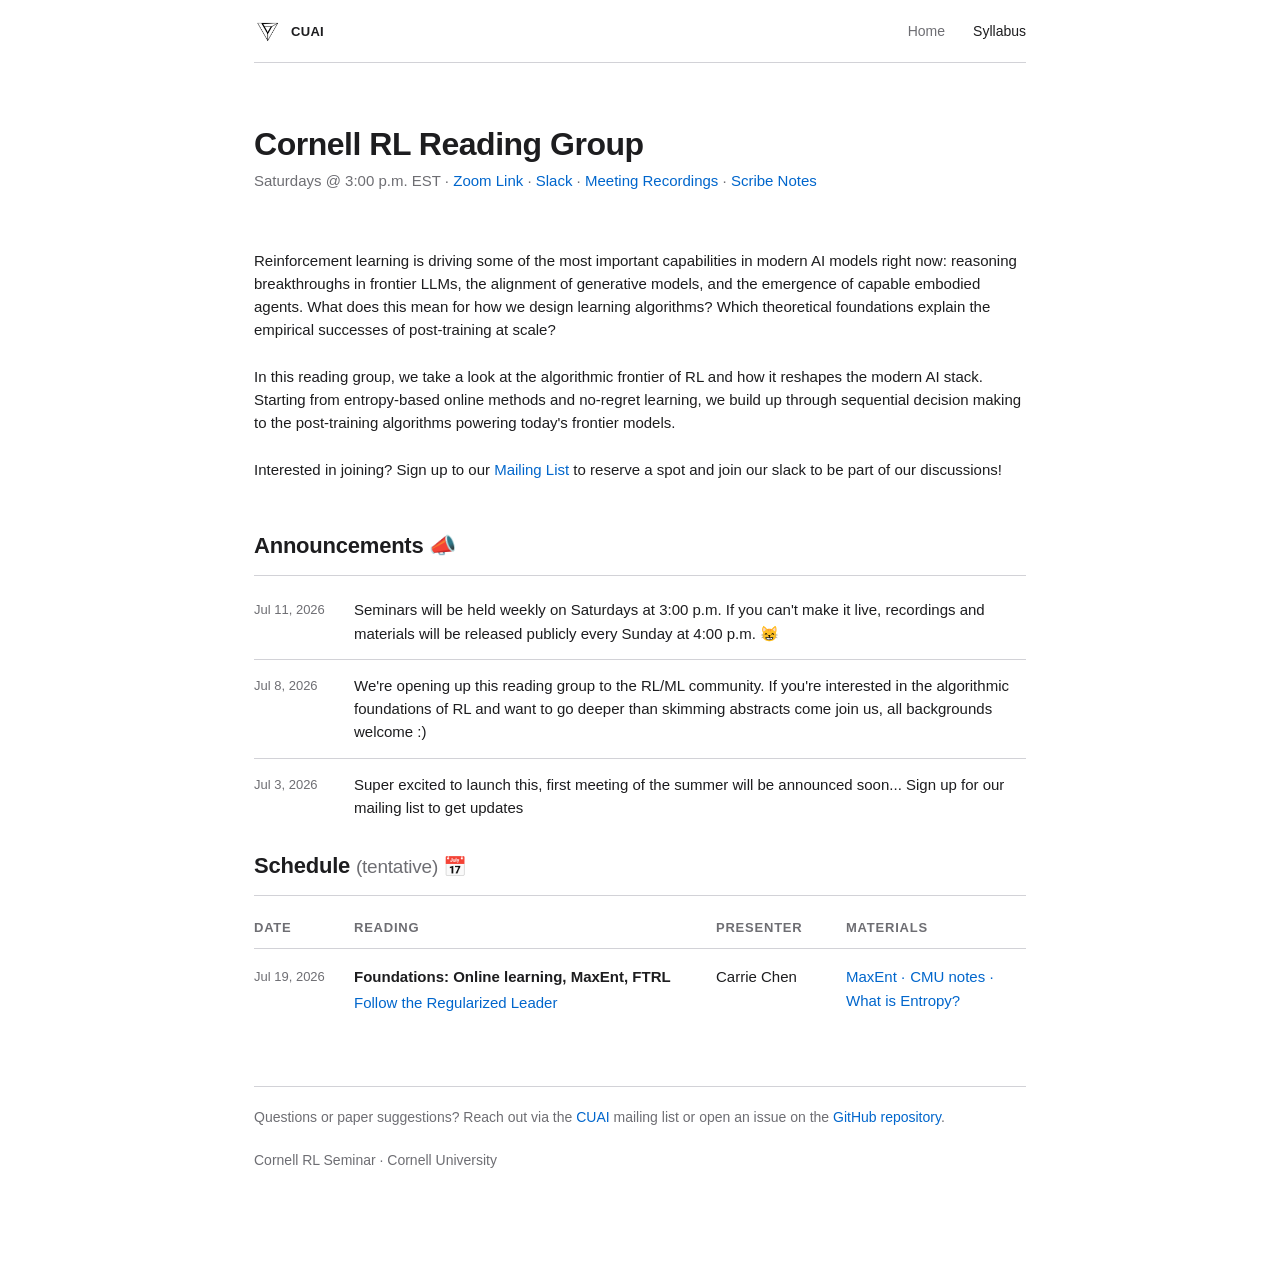
<file: docs/index.html>
<!DOCTYPE html>
<html lang="en">
<head>
  <meta charset="UTF-8">
  <meta name="viewport" content="width=device-width, initial-scale=1.0">
  <title>Cornell RL Reading Group</title>
  <meta name="description" content="Cornell's reinforcement learning and interactive learning paper reading group.">
  <link rel="stylesheet" href="style.css">
</head>
<body>
  <div class="page">

    <nav>
      <div class="branding">
        <img src="assets/cuai.png" alt="CUAI" class="logo">
        <span class="brand-text">CUAI</span>
      </div>
      <div class="links">
        <a href="index.html" class="active">Home</a>
        <a href="syllabus.html">Syllabus</a>
      </div>
    </nav>

    <header>
      <h1>Cornell RL Reading Group</h1>
      <div class="course-info">  Saturdays @ 3:00 p.m. EST · <a href="https://cornell.zoom.us/j/2545582605?pwd=TibHaw9LePD2cbEvryckasQiGbU2ri.1">Zoom Link</a> · <a href="https://join.slack.com/t/cornellrlseminar/shared_invite/zt-43x9ef8m9-VK3b_cf0WqOkXGeENpzQWA">Slack</a> · <a href="#">Meeting Recordings</a> · <a href="#">Scribe Notes</a></div>
    </header>

    <section id="about">
      <p class="subtitle">
        Reinforcement learning is driving some of the most important capabilities in modern AI models right now: reasoning breakthroughs in frontier LLMs, the alignment of generative models, and the emergence of capable embodied agents. What does this mean for how we design learning algorithms? Which theoretical foundations explain the empirical successes of post-training at scale?
      </p>
      <br>
      <p class="subtitle">
        In this reading group, we take a look at the algorithmic frontier of RL and how it reshapes the modern AI stack. Starting from entropy-based online methods and no-regret learning, we build up through sequential decision making to the post-training algorithms powering today's frontier models.
      </p>
      <br>
      <p class="subtitle">
        Interested in joining? Sign up to our <a href="https://groups.google.com/u/4/g/cornell-rl-seminar">Mailing List</a> to reserve a spot and join our slack to be part of our discussions!
      </p>
    </section>

    <section id="news">
      <h2>Announcements 📣</h2>
      <ul class="news-list" id="news-list"></ul>
    </section>


    <section id="schedule ">
      <h2>Schedule <span class="muted">(tentative) 📅</span></h2>
      <table class="schedule">
        <thead>
          <tr>
            <th>Date</th>
            <th>Reading</th>
            <th>Presenter</th>
            <th>Materials</th>
          </tr>
        </thead>
        <tbody id="schedule-body"></tbody>
      </table>
    </section>

    <footer>
        Questions or paper suggestions? Reach out via the
          <a href="https://cuai.github.io/" target="_blank" rel="noopener">CUAI</a> mailing list
          or open an issue on the
          <a href="https://github.com/xikronz/awesome-rl-reading-group" target="_blank" rel="noopener">GitHub repository</a>.
      
      <br></br>
          Cornell RL Seminar &middot; Cornell University
    </footer>

  </div>

  <script src="data.js"></script>
  <script>
    function el(tag, className, text) {
      const node = document.createElement(tag);
      if (className) node.className = className;
      if (text != null) node.textContent = text;
      return node;
    }

    function link(href, text, newTab) {
      const a = el("a", null, text);
      a.href = href;
      if (newTab) { a.target = "_blank"; a.rel = "noopener"; }
      return a;
    }

    // News
    const newsList = document.getElementById("news-list");
    NEWS.forEach(function (item) {
      const li = el("li");
      li.appendChild(el("span", "date", item.date));
      li.appendChild(el("span", null, item.text));
      newsList.appendChild(li);
    });

    // Schedule
    const body = document.getElementById("schedule-body");
    SCHEDULE.forEach(function (item) {
      const tr = el("tr");

      tr.appendChild(el("td", "date", item.date));

      const reading = el("td");
      reading.appendChild(el("div", "topic", item.topic || "TBD"));
      const paper = el("div", "paper");
      if (item.paper && item.paperUrl) {
        paper.appendChild(link(item.paperUrl, item.paper, true));
      } else if (item.paper) {
        paper.textContent = item.paper;
      } else {
        paper.appendChild(el("span", "tbd", "Paper TBD"));
      }
      reading.appendChild(paper);
      tr.appendChild(reading);

      const presenter = el("td", "presenter");
      if (item.presenter && item.presenter !== "TBD") {
        presenter.textContent = item.presenter;
      } else {
        presenter.appendChild(el("span", "tbd", "TBD"));
      }
      tr.appendChild(presenter);

      const materials = el("td", "materials");
      const names = (item.materials && item.materials.names) || [];
      const links = (item.materials && item.materials.links) || [];
      names.forEach(function (name, i) {
        if (!links[i]) return;
        materials.appendChild(link(links[i], name, true));
      });
      if (!materials.childNodes.length) {
        materials.appendChild(el("span", "tbd", "—"));
      }
      tr.appendChild(materials);

      body.appendChild(tr);
    });
  </script>
</body>
</html>
</file>
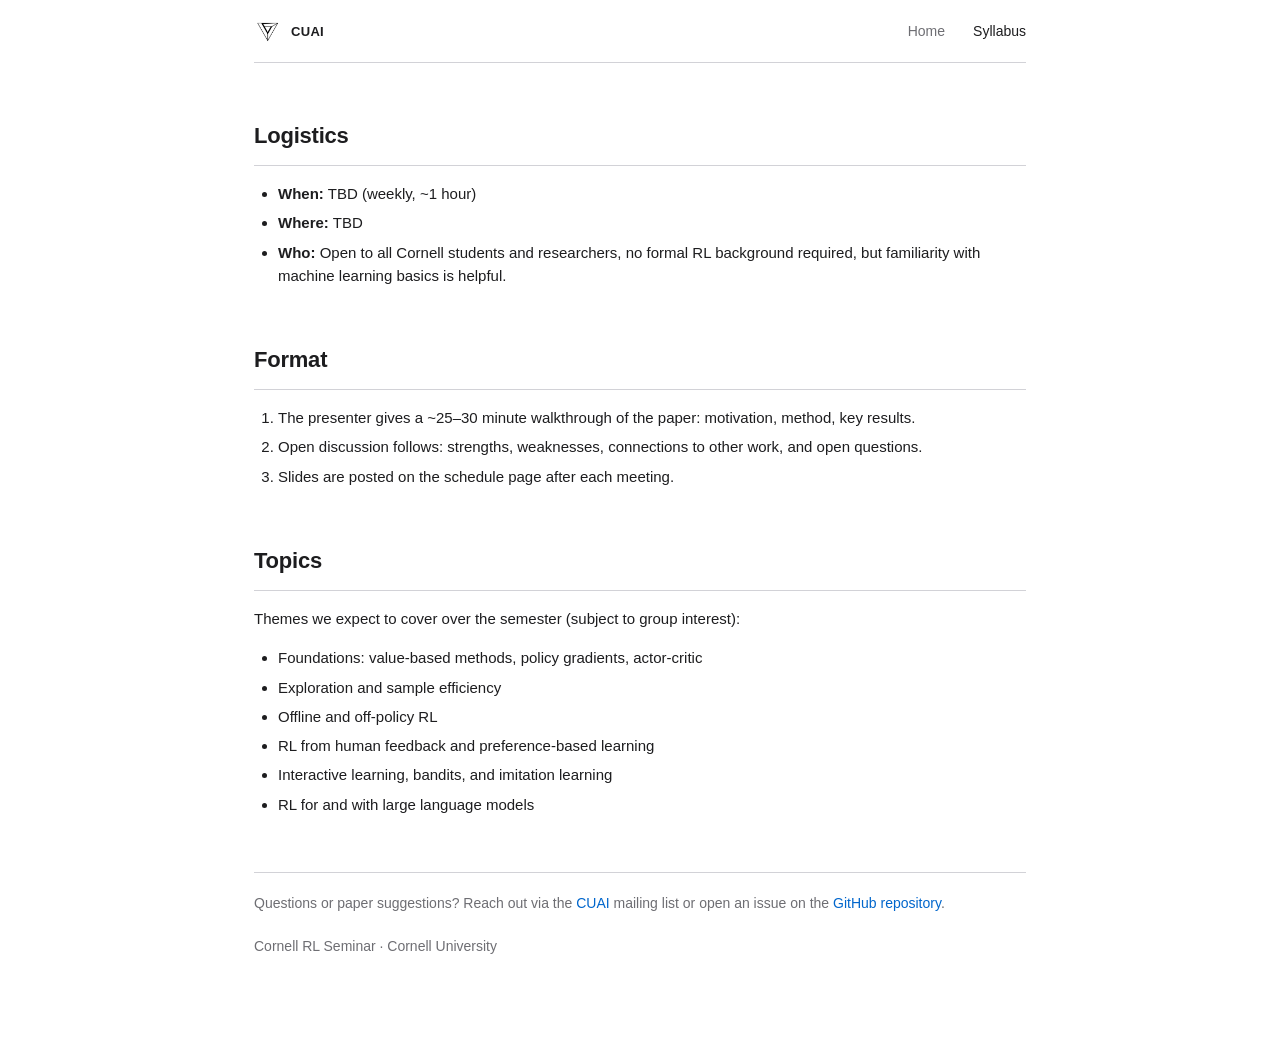
<file: docs/syllabus.html>
<!DOCTYPE html>
<html lang="en">
<head>
  <meta charset="UTF-8">
  <meta name="viewport" content="width=device-width, initial-scale=1.0">
  <title>Syllabus — Cornell RL Seminar</title>
  <link rel="stylesheet" href="style.css">
</head>
<body>
  <div class="page">

    <nav>
      <div class="branding">
        <img src="assets/cuai.png" alt="CUAI" class="logo">
        <span class="brand-text">CUAI</span>
      </div>
      <div class="links">
        <a href="index.html" class="active">Home</a>
        <a href="syllabus.html">Syllabus</a>
      </div>
    </nav>

  
    <div class="prose">

      <section>
        <h2>Logistics</h2>
        <ul>
          <li><strong>When:</strong> TBD (weekly, ~1 hour)</li>
          <li><strong>Where:</strong> TBD</li>
          <li><strong>Who:</strong> Open to all Cornell students and researchers, no formal RL background required, but familiarity with machine learning basics is helpful.</li>
        </ul>
      </section>

      <section>
        <h2>Format</h2>
        <ol>
          <li>The presenter gives a ~25&ndash;30 minute walkthrough of the paper: motivation, method, key results.</li>
          <li>Open discussion follows: strengths, weaknesses, connections to other work, and open questions.</li>
          <li>Slides are posted on the schedule page after each meeting.</li>
        </ol>
      </section>

      <section>
        <h2>Topics</h2>
        <p>Themes we expect to cover over the semester (subject to group interest):</p>
        <ul>
          <li>Foundations: value-based methods, policy gradients, actor-critic</li>
          <li>Exploration and sample efficiency</li>
          <li>Offline and off-policy RL</li>
          <li>RL from human feedback and preference-based learning</li>
          <li>Interactive learning, bandits, and imitation learning</li>
          <li>RL for and with large language models</li>
        </ul>
      </section>

    </div>

    <footer>
        Questions or paper suggestions? Reach out via the
          <a href="https://cuai.github.io/" target="_blank" rel="noopener">CUAI</a> mailing list
          or open an issue on the
          <a href="https://github.com/xikronz/awesome-rl-reading-group" target="_blank" rel="noopener">GitHub repository</a>.
      
      <br></br>
          Cornell RL Seminar &middot; Cornell University
    </footer>

  </div>
</body>
</html>
</file>
<file: docs/style.css>
/* Cornell RL Seminar — macOS-flavored, box-free course-page style */

:root {
  --text: #1d1d1f;          /* Apple near-black */
  --text-secondary: #6e6e73; /* Apple secondary gray */
  --link: #0066cc;           /* Apple link blue */
  --hairline: #d2d2d7;       /* Apple hairline gray */
  --bg: #ffffff;
  --accent-red: #ff5f57;     /* macOS traffic lights */
  --accent-yellow: #febc2e;
  --accent-green: #28c840;
}

* {
  margin: 0;
  padding: 0;
  box-sizing: border-box;
}

html {
  -webkit-font-smoothing: antialiased;
  text-rendering: optimizeLegibility;
}

body {
  font-family: Helvetica, "Helvetica Neue", Arial, sans-serif;
  background: var(--bg);
  color: var(--text);
  font-size: 15px;
  line-height: 1.55;
}

a {
  color: var(--link);
  text-decoration: none;
}

a:hover {
  text-decoration: underline;
}

.page {
  max-width: 820px;
  margin: 0 auto;
  padding: 0 24px 96px;
}

/* ---------- Nav ---------- */

nav {
  display: flex;
  align-items: center;
  gap: 28px;
  padding: 20px 0;
  border-bottom: 1px solid var(--hairline);
  font-size: 14px;
  line-height: 1;
}

nav .branding {
  display: flex;
  align-items: center;
  gap: 10px;
}

nav .logo {
  height: 22px;
  width: auto;
}

nav .cornell-logo {
  height: 20px;
}

nav .brand-text {
  font-size: 13px;
  font-weight: 600;
  letter-spacing: 0.02em;
  line-height: 1;
}

nav .links {
  margin-left: auto;
  display: flex;
  gap: 28px;
}

nav a {
  color: var(--text);
}

nav a:hover {
  color: var(--link);
  text-decoration: none;
}

nav a.active {
  color: var(--text-secondary);
  pointer-events: none;
}

/* ---------- Header ---------- */

header {
  padding: 64px 0 20px;
}

header h1 {
  font-size: 32px;
  font-weight: 700;
  letter-spacing: -0.015em;
  line-height: 1.1;
}

header .course-info {
  font-size: 15px;
  color: var(--text-secondary);
  margin-top: 8px;
  margin-bottom: 20px;
  line-height: 1.5;
}

header .course-info a {
  color: var(--link);
}

header .subtitle {
  margin-top: 12px;
  font-size: 16px;
  color: var(--text-secondary);
}

/* ---------- Sections ---------- */

section {
  margin-top: 16px;
  margin-bottom: 16px;
}

section#news {
  margin-top: 48px;
}

section#schedule {
  margin-top: 48px;
}

section h2 {
  font-size: 22px;
  font-weight: 700;
  letter-spacing: -0.01em;
  padding-bottom: 12px;
  border-bottom: 1px solid var(--hairline);
}

section h2 .muted {
  font-weight: 400;
  color: var(--text-secondary);
  font-size: 19px;
}

/* ---------- News ---------- */

.news-list {
  list-style: none;
  margin-top: 8px;
}

.news-list li {
  display: flex;
  gap: 0;
  padding: 14px 0;
  border-bottom: 1px solid var(--hairline);
}

.news-list li:last-child {
  border-bottom: none;
}

.news-list .date {
  flex: 0 0 100px;
  padding-right: 12px;
  color: var(--text-secondary);
  font-size: 13px;
  padding-top: 2px;
}

/* ---------- Schedule ---------- */

.schedule {
  width: 100%;
  border-collapse: collapse;
  margin-top: 8px;
}

.schedule th {
  text-align: left;
  font-size: 13px;
  font-weight: 600;
  text-transform: uppercase;
  letter-spacing: 0.06em;
  color: var(--text-secondary);
  padding: 14px 16px 10px 0;
  border-bottom: 1px solid var(--hairline);
}

.schedule td {
  vertical-align: top;
  padding: 16px 16px 16px 0;
  border-bottom: 1px solid var(--hairline);
}

.schedule tr:last-child td {
  border-bottom: none;
}

.schedule .date {
  white-space: nowrap;
  color: var(--text-secondary);
  font-size: 13px;
  width: 100px;
  padding-right: 24px;
  padding-top: 18px;
}

.schedule .topic {
  font-weight: 600;
}

.schedule .paper {
  margin-top: 2px;
  font-size: 15px;
}

.schedule .presenter {
  white-space: nowrap;
  font-size: 15px;
  width: 130px;
}

.schedule .materials {
  font-size: 15px;
  width: 180px;
  min-width: 50px;
}

.schedule .materials a {
  display: inline-block;
  white-space: nowrap;
  margin-right: 5px;
}

.schedule .materials a:last-child {
  margin-right: 0;
}

.tbd {
  color: var(--text-secondary);
}

/* ---------- Syllabus page ---------- */

.prose h2 {
  margin-top: 56px;
}

.prose p,
.prose ul,
.prose ol {
  margin-top: 16px;
}

.prose ul,
.prose ol {
  padding-left: 24px;
}

.prose li {
  margin-top: 6px;
}

/* ---------- Footer ---------- */

footer {
  margin-top: 56px;
  padding-top: 20px;
  border-top: 1px solid var(--hairline);
  font-size: 14px;
  color: var(--text-secondary);
}

/* ---------- Small screens ---------- */

@media (max-width: 640px) {
  header h1 {
    font-size: 34px;
  }

  .news-list li {
    flex-direction: column;
    gap: 2px;
  }

  .schedule .presenter,
  .schedule th:nth-child(3) {
    display: none;
  }
}
</file>
